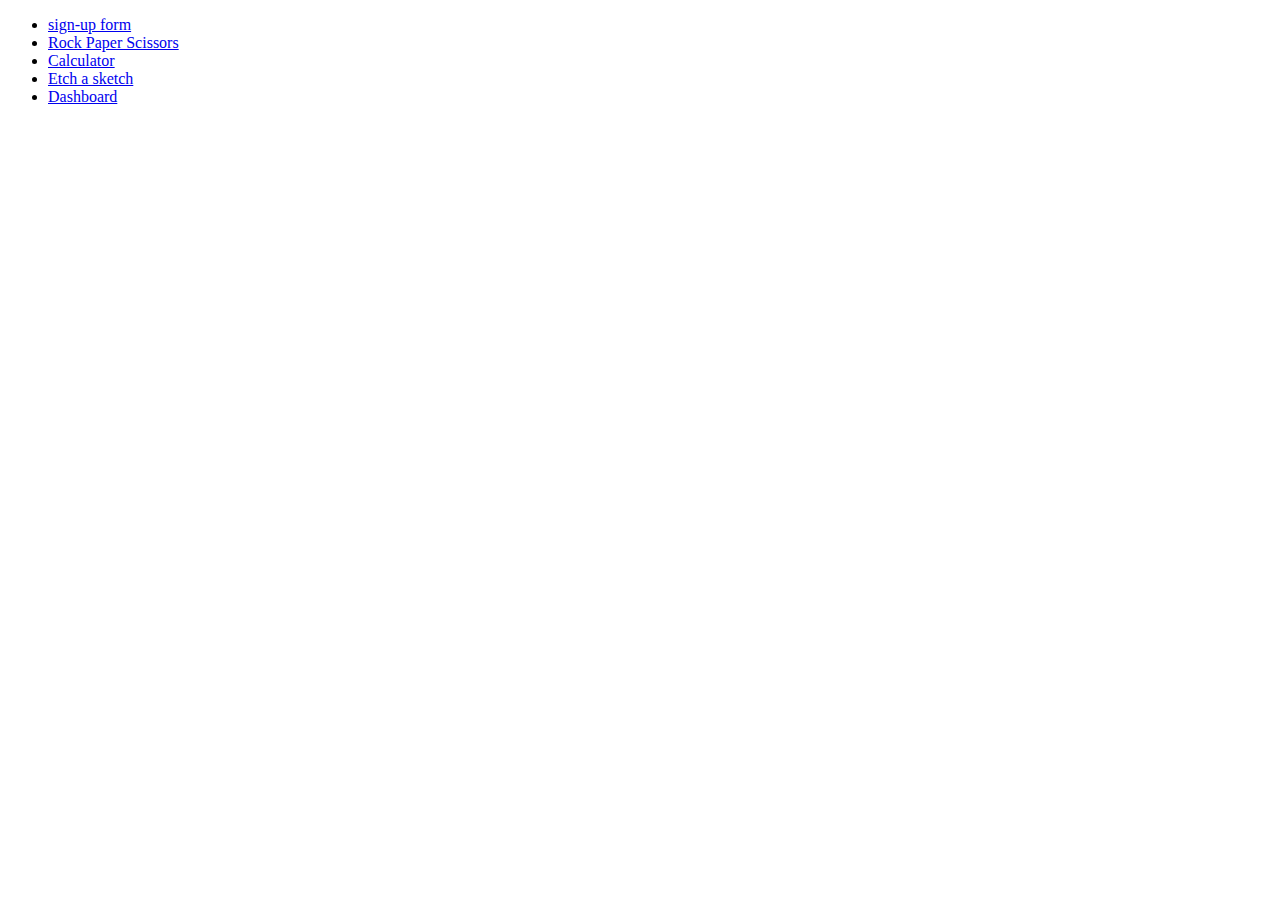
<file: index.html>
<!DOCTYPE html>
<html lang="en">
<head>
    <meta charset="UTF-8">
    <meta name="viewport" content="width=device-width, initial-scale=1.0">
    <title>Mini js projects</title>
</head>
<body>
    <ul>
        <li><a href="sign-up-form/index.html">sign-up form</a></li>
        <li><a href="Rock-Paper-Scissors/index.html">Rock Paper Scissors</a></li>
        <li><a href="calculator/index.html">Calculator</a></li>
        <li><a href="etch-a-sketch/index.html">Etch a sketch</a></li>
        <li><a href="dashboard/index.html">Dashboard</a></li>
    </ul>
</body>
</html>
</file>
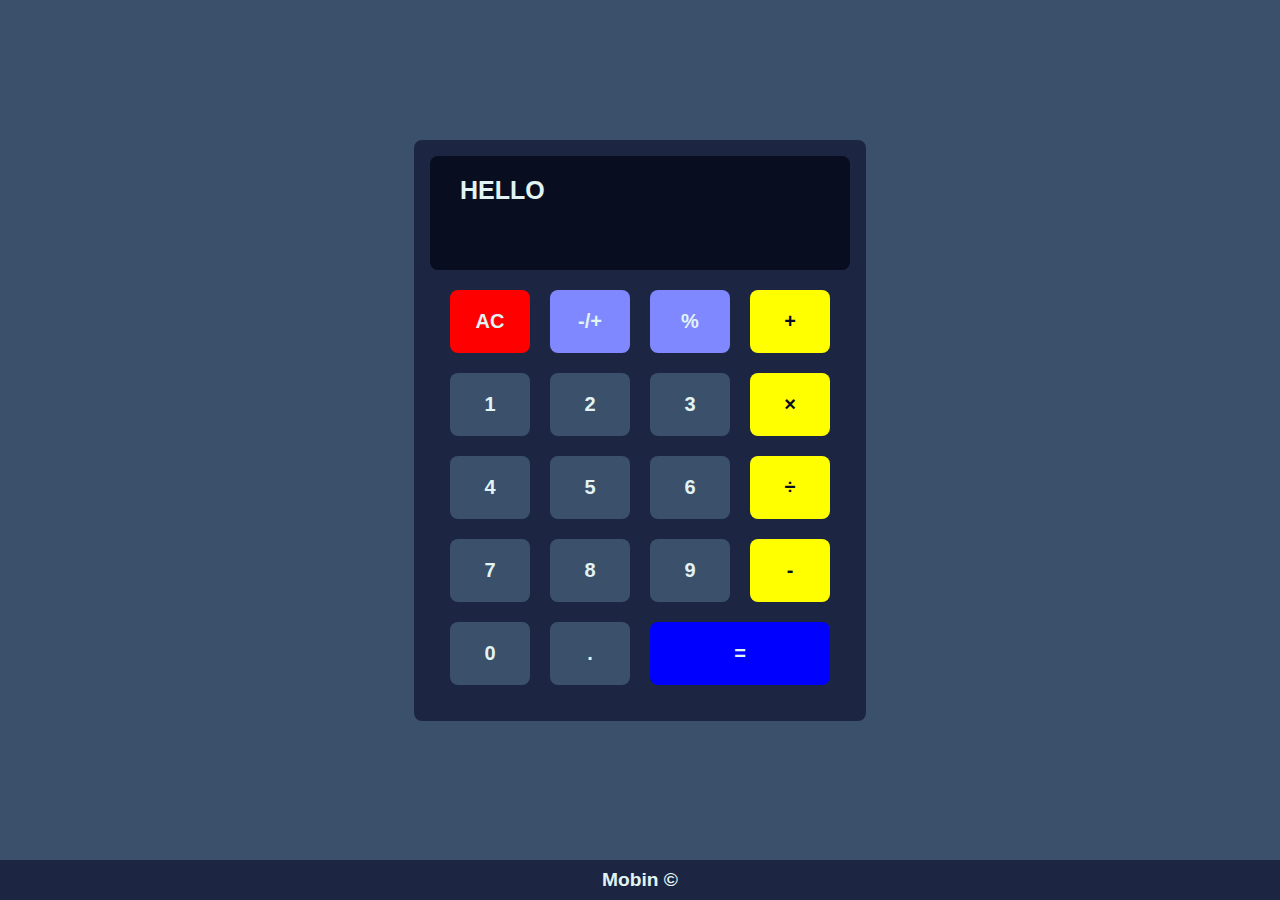
<file: calculator/index.html>
<!DOCTYPE html>
<html lang="en">
<head>
    <meta charset="UTF-8">
    <meta name="viewport" content="width=device-width, initial-scale=1.0">
    <title>Calculator</title>
    <link rel="stylesheet" href="style.css">
    <script src="script.js" defer></script>
</head>
<body>
    <div class="container">
        <div class="calculator">
            <div class="display">
                <div class="main"></div>
                <div class="sub"></div>
            </div>
            <div class="buttons">
                <div class="row row1">
                    <div class="button clear">AC</div>
                    <div class="button negative">-/+</div>
                    <div class="button percent">%</div>
                    <div class="button op +">+</div>
                </div>
                <div class="row row2">
                    <div class="button num">1</div>
                    <div class="button num">2</div>
                    <div class="button num">3</div>
                    <div class="button op *">×</div>
                </div>
                <div class="row row3">
                    <div class="button num">4</div>
                    <div class="button num">5</div>
                    <div class="button num">6</div>
                    <div class="button op /">÷</div>
                </div>
                <div class="row row4">
                    <div class="button num">7</div>
                    <div class="button num">8</div>
                    <div class="button num">9</div>
                    <div class="button op -">-</div>
                </div>
                <div class="row row5">
                    <div class="button num">0</div>
                    <div class="button dot">.</div>
                    <div class="button equal">=</div>
                </div>
            </div>
        </div>
    </div>
    <div class="footer">Mobin &copy</div>
</body>
</html>
</file>
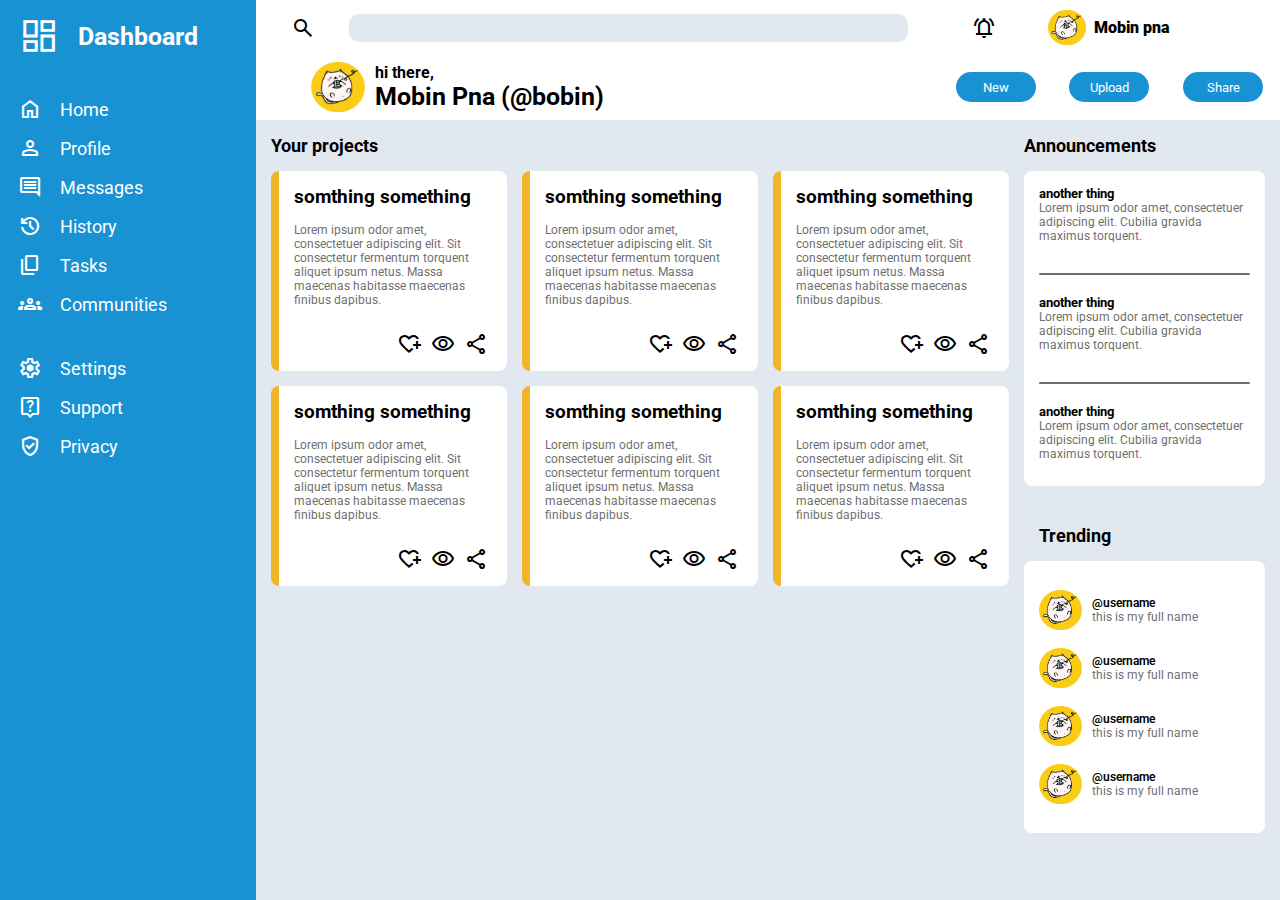
<file: dashboard/index.html>
<!DOCTYPE html>
<html lang="en">
<head>
    <meta charset="UTF-8">
    <meta name="viewport" content="width=device-width, initial-scale=1.0">
    <title>Dashboard</title>
    <link rel="stylesheet" href="style.css">
    <link rel="stylesheet" href="https://fonts.googleapis.com/css2?family=Material+Symbols+Outlined:opsz,wght,FILL,GRAD@24,500,1,0" />
</head>
<body>
    <div class="container">
        <div class="header">
            <div class="first-row">
                <button type="submit" class="material-symbols-outlined search-button" >search</button>
                <input type="text" placeholder="" class="search-input">
                <button type="button" class="material-symbols-outlined notification-button">notifications_active</button>
                <img src="./profile1.png" alt="profile-pic" class="profile-pic">
                <span class="fullname">Mobin pna</span>
            </div>
            <div class="second-row">
                <img src="./profile1.png" alt="profile-pic" class="profile-pic2">
                <span>
                    hi there, <span>Mobin Pna (@bobin)</span>
                </span>
                <button type="button" class="header-button">New</button>
                <button type="button" class="header-button">Upload</button>
                <button type="button" class="header-button">Share</button>
            </div>
        </div>
        <div class="sidebar">
            <span class="title-group"> <span class="material-symbols-outlined">dashboard</span><h2>Dashboard</h2></span>
            <ul>
                <li class="title-group"><span class="material-symbols-outlined">home</span>Home</li>
                <li class="title-group"><span class="material-symbols-outlined">person</span>Profile</li>
                <li class="title-group"><span class="material-symbols-outlined">comment</span>Messages</li>
                <li class="title-group"><span class="material-symbols-outlined">history</span>History</li>
                <li class="title-group"><span class="material-symbols-outlined">content_copy</span>Tasks</li>
                <li class="title-group"><span class="material-symbols-outlined">groups</span>Communities</li>
            </ul>
            <ul>
                <li class="title-group"><span class="material-symbols-outlined">settings</span>Settings</li>
                <li class="title-group"><span class="material-symbols-outlined">live_help</span>Support</li>
                <li class="title-group"><span class="material-symbols-outlined">verified_user</span>Privacy</li>
            </ul>
        </div>
        <div class="main-content">
            <div class="projects">
                <h1 class="title">Your projects</h1>
                <div class="card-holder">
                    <div class="content-card">
                        <h3>somthing something</h3>
                        <p>Lorem ipsum odor amet, consectetuer adipiscing elit.
                             Sit consectetur fermentum torquent aliquet ipsum netus.
                              Massa maecenas habitasse maecenas finibus dapibus.</p>
                              <div class="button-holder">
                                  <button class="material-symbols-outlined card-button">Heart_Plus</button>
                                  <button class="material-symbols-outlined card-button">visibility</button>
                                  <button class="material-symbols-outlined card-button">Share</button>
                              </div>
                    </div>
                    <div class="content-card">
                        <h3>somthing something</h3>
                        <p>Lorem ipsum odor amet, consectetuer adipiscing elit.
                             Sit consectetur fermentum torquent aliquet ipsum netus.
                              Massa maecenas habitasse maecenas finibus dapibus.</p>
                              <div class="button-holder">
                                  <button class="material-symbols-outlined card-button">Heart_Plus</button>
                                  <button class="material-symbols-outlined card-button">visibility</button>
                                  <button class="material-symbols-outlined card-button">Share</button>
                              </div>
                    </div>
                    <div class="content-card">
                        <h3>somthing something</h3>
                        <p>Lorem ipsum odor amet, consectetuer adipiscing elit.
                            Sit consectetur fermentum torquent aliquet ipsum netus.
                            Massa maecenas habitasse maecenas finibus dapibus.</p>
                            <div class="button-holder">
                                <button class="material-symbols-outlined card-button">Heart_Plus</button>
                                <button class="material-symbols-outlined card-button">visibility</button>
                                <button class="material-symbols-outlined card-button">Share</button>
                            </div>
                    </div>
                    <div class="content-card">
                        <h3>somthing something</h3>
                        <p>Lorem ipsum odor amet, consectetuer adipiscing elit.
                            Sit consectetur fermentum torquent aliquet ipsum netus.
                            Massa maecenas habitasse maecenas finibus dapibus.</p>
                            <div class="button-holder">
                                <button class="material-symbols-outlined card-button">Heart_Plus</button>
                                <button class="material-symbols-outlined card-button">visibility</button>
                                <button class="material-symbols-outlined card-button">Share</button>
                            </div>
                    </div>
                    <div class="content-card">
                        <h3>somthing something</h3>
                        <p>Lorem ipsum odor amet, consectetuer adipiscing elit.
                            Sit consectetur fermentum torquent aliquet ipsum netus.
                            Massa maecenas habitasse maecenas finibus dapibus.</p>
                            <div class="button-holder">
                                <button class="material-symbols-outlined card-button">Heart_Plus</button>
                                <button class="material-symbols-outlined card-button">visibility</button>
                                <button class="material-symbols-outlined card-button">Share</button>
                            </div>
                    </div>
                    <div class="content-card">
                        <h3>somthing something</h3>
                        <p>Lorem ipsum odor amet, consectetuer adipiscing elit.
                            Sit consectetur fermentum torquent aliquet ipsum netus.
                            Massa maecenas habitasse maecenas finibus dapibus.</p>
                            <div class="button-holder">
                                <button class="material-symbols-outlined card-button">Heart_Plus</button>
                                <button class="material-symbols-outlined card-button">visibility</button>
                                <button class="material-symbols-outlined card-button">Share</button>
                            </div>
                    </div>
                </div>
            </div>
            <div class="announcements">
                <h1 class="title">Announcements</h1>
                <div>
                    <div>
                        <h5>another thing</h5>
                        <p>Lorem ipsum odor amet, consectetuer adipiscing elit. 
                            Cubilia gravida maximus torquent.</p>
                    </div>
                    <div class="divider"></div>
                    <div>
                        <h5>another thing</h5>
                        <p>Lorem ipsum odor amet, consectetuer adipiscing elit. 
                            Cubilia gravida maximus torquent.</p>
                    </div>
                    <div class="divider"></div>
                    <div>
                        <h5>another thing</h5>
                        <p>Lorem ipsum odor amet, consectetuer adipiscing elit. 
                            Cubilia gravida maximus torquent.</p>
                    </div>
                </div>
            </div>
            <div class="trending">
                <h1 class="title">Trending</h1>
                <div>
                    <div class="card">
                        <img src="./profile1.png" alt="Profile">
                        <h4>@username</h4>
                        <p>this is my full name</p>
                    </div>
                    <div class="card">
                        <img src="./profile1.png" alt="Profile">
                        <h4>@username</h4>
                        <p>this is my full name</p>
                    </div>
                    <div class="card">
                        <img src="./profile1.png" alt="Profile">
                        <h4>@username</h4>
                        <p>this is my full name</p>
                    </div>
                    <div class="card">
                        <img src="./profile1.png" alt="Profile">
                        <h4>@username</h4>
                        <p>this is my full name</p>
                    </div>
                </div>
            </div>
        </div>
    </div>
</body>
</html>
</file>
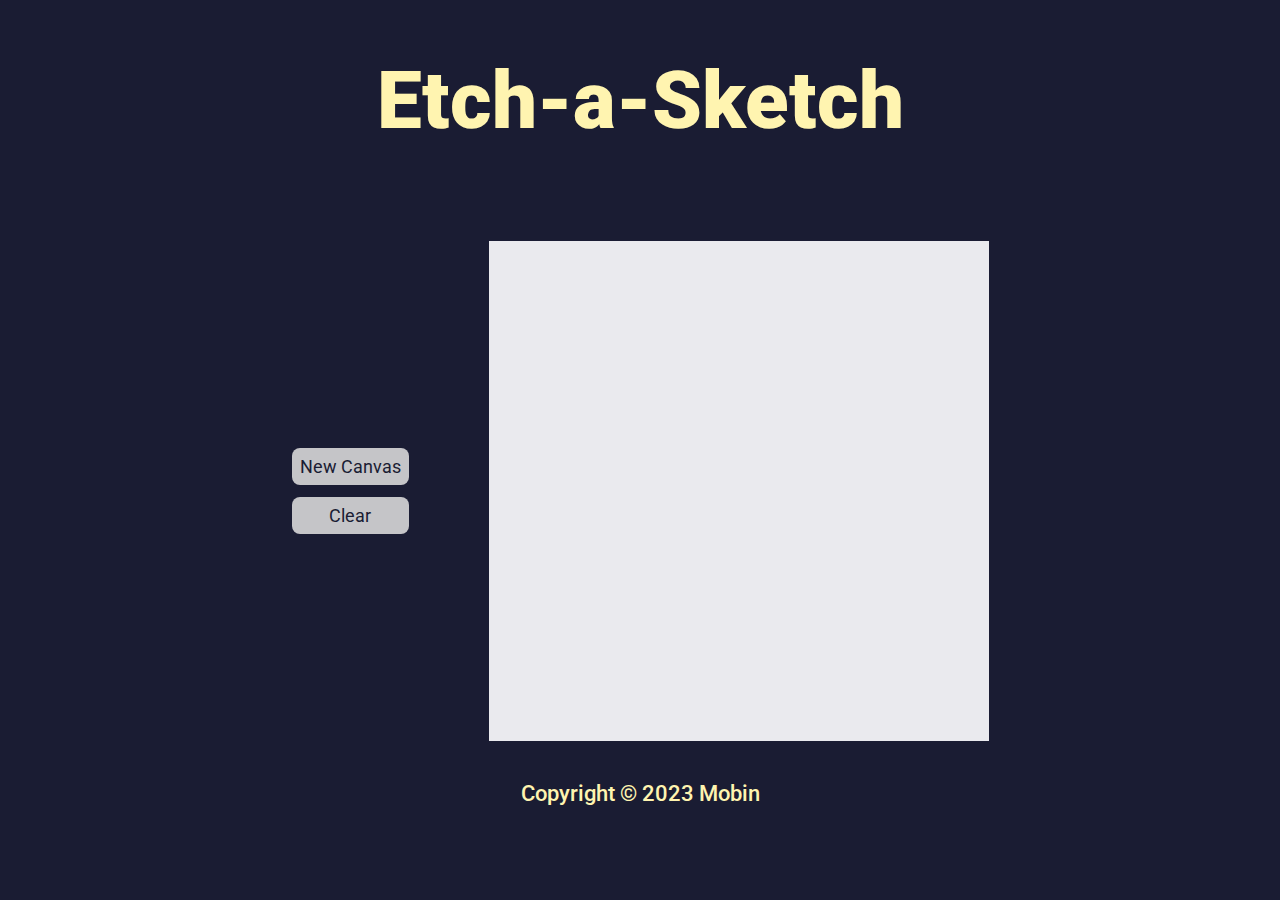
<file: etch-a-sketch/index.html>
<!DOCTYPE html>
<html lang="en">
<head>
    <meta charset="UTF-8">
    <meta name="viewport" content="width=device-width, initial-scale=1.0">
    <title>Etch-a-Sketch</title>
    <link rel="stylesheet" href="style.css">
    <script src="script.js" defer></script>
</head>
<body>
    <h1>Etch-a-Sketch</h1>
    <div class="container">
        <div class="sideBar">
            <button class="new">New Canvas</button>
            <button class="clear">Clear</button>
        </div>
        <div class="canvasContainer"></div>
    </div>
    <div class="footer">Copyright © 2023 Mobin</div>
</body>
</html>
</file>
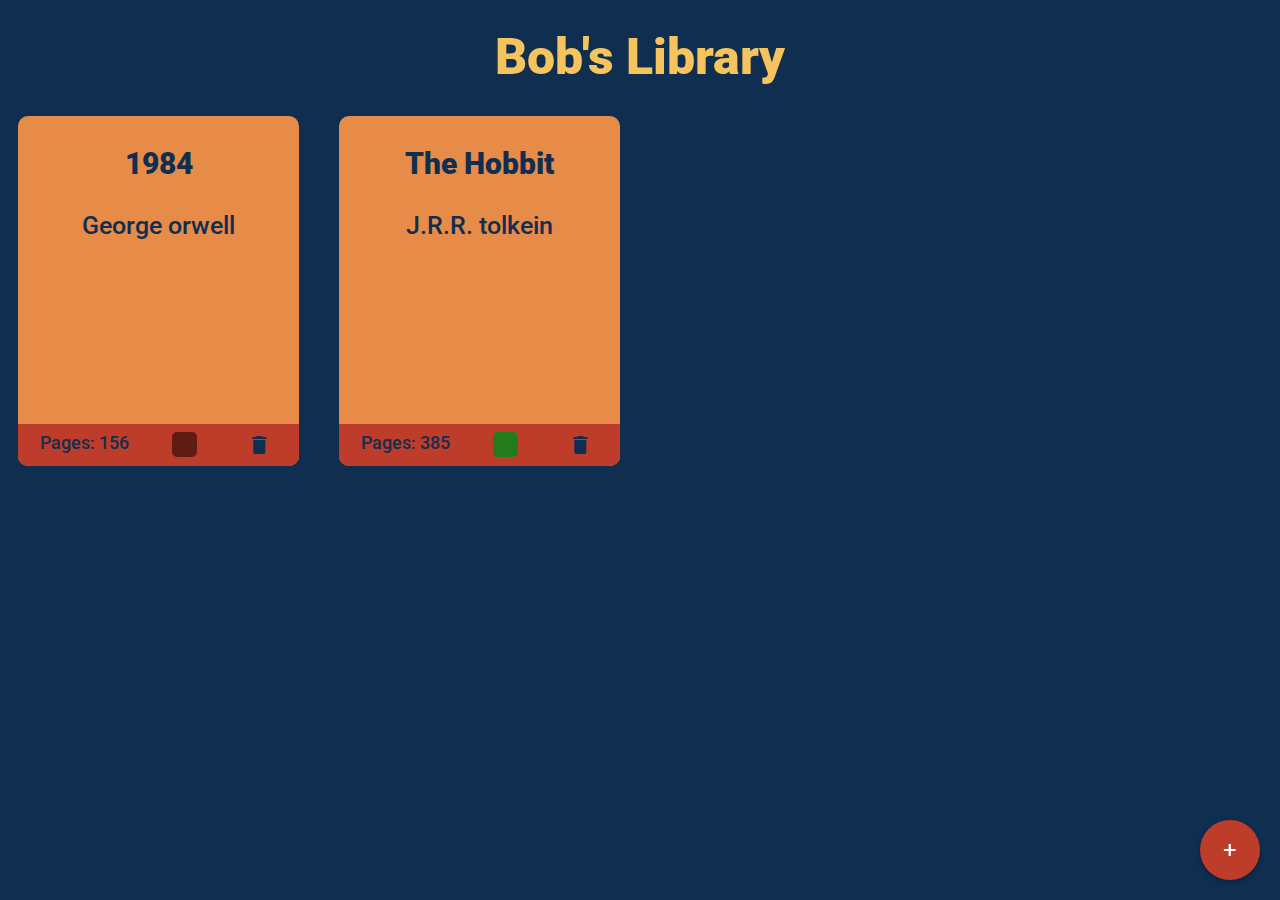
<file: library/index.html>
<!DOCTYPE html>
<html lang="en">
<head>
    <meta charset="UTF-8">
    <meta name="viewport" content="width=device-width, initial-scale=1.0">
    <title>Library</title>
    <link rel="stylesheet" href="style.css">
    <link href="https://fonts.googleapis.com/icon?family=Material+Icons" rel="stylesheet">
    <script src="script.js" defer></script>
</head>
<body>
    <div id="container">
        <div class="header">
            Bob's Library
        </div>
        <!-- <div class="card">
            <div class="cover">
                <p class="title">hobbit</p>
                <p class="author">author</p>
            </div>
            <div class="info">
                pages read
            </div> -->
            <button class="floating-btn" id="fab">
                <span class="fab-icon">+</span>
            </button>
        </div>
        <div class="form-popup" id="form-popup">
            <div class="form-container">
                <button class="close">
                    X
                </button>
                <h2 class="form-header">Add your book</h2>
                <form id="form" action="submit">
                    <div class="form-pair">
                        <label for="name">name</label>
                        <input type="text" name="name" id="name" required>
                    </div>
                    <div class="form-pair">
                        <label for="author">author</label>
                        <input type="text" name="author" id="author" required>
                    </div>
                    <div class="form-pair">
                        <label for="pages">pages</label>
                        <input type="number" name="pages" id="pages" required>
                    </div>
                    <div class="form-pair">
                        <label for="read">read </label>
                        <input class="checkbox" type="checkbox" name="read" id="read">
                    </div>
                    <button class="submit" type="submit" id="submit">submit</button>
                </form>
            </div>
        </div>
    </div>
</body>
</html>
</file>
<file: calculator/style.css>
body {
    font-family: sans-serif;
    background-color: #3A506B;
    color: #E1F4F3;
    box-sizing: border-box;
    margin:0px ;
    min-height: 100vh;
    display: flex;
    flex-direction: column;
}

.container {
    display: flex;
    justify-content: center;
    align-items: center;
    padding: 130px 0px ;
    flex-grow: 1;
}
.calculator {
    display: flex;
    flex-direction: column;
    background-color: #1c2541;
    padding: 16px;
    border-radius: 8px;
}

.display {
    background-color: #080E20;
    padding: 20px;
    padding-left: 30px;
    border-radius:8px ;
    font-size: 25px;
    font-weight: 700;
}

.sub {
    height: 10px;
    margin-top: 25px;
    margin-bottom: 10px;
    color:#c9dbdc ;
    font-size: 18px;
    font-weight: 300;

}

.buttons {
    display: flex;
    flex-direction: column;
    padding: 10px;
}

.row {
    display: flex;
    justify-content: space-between;
    align-items: center;
}

.button {
    display: flex;
    justify-content: center;
    background-color: #3A506B;
    border-radius: 8px;;
    padding:20px 40px;
    margin: 10px;
    font-size: 20px;
    font-weight: 800;
    width: 0px;
}
.equal {
    flex-grow: 1;
    background-color: blue;
}

.row4 .op,
.row3 .op,
.row2 .op,
.row1 .op {
    color: #080E20;
    background-color: yellow;
}

.row1 .clear {
    background-color: red;
}

.row1 div {
    background-color: rgb(127, 136, 255);
}

.footer {
    display: flex;
    justify-content: center;
    align-items: center;
    background-color: #1c2541;
    height: 40px;
    font-weight: 900;
    font-size: larger;
}

.button:hover {
    scale: 1.1;
    transition: 0.1s;
}

.button:active {
    scale: 0.9;
}
</file>
<file: dashboard/style.css>
@import url('https://fonts.googleapis.com/css2?family=Roboto:wdth,wght@75..100,100..900&display=swap');

:root {
    --text-secondary: #6f6f6f;
    --primary-color: #1992d4;
    --secondary-color: #f0b429;
    --background-color: #e2e8f0;
    --foreground-color: #ffffff;
    /*font size*/
    --size-1: 25px; 
    --size-2: 18px;
    --size-3: 12px;
}
* {
    margin: 0;
    padding: 0;
    /* border: 1px solid red; */
    font-family: Roboto, sans-serif;
    /* font-variation-settings: 'FILL' 1, 'wght' 700, 'GRAD' 0, 'opsz' 48; */
}

.container {
    height: 100vh;
    display: grid;
    grid-template-columns: minmax(230px ,1fr) 4fr;
    grid-template-rows: 120px 3fr;
}

.header {
    height: 100px;
    display: grid;
    grid-template-rows: 1fr 1fr;
}

.first-row, .second-row {
    display: grid;
    grid-auto-flow: column;
    align-items: center;
}
.first-row {
    grid-row-start: 1 ;
    grid-template-columns: 1fr 6fr 1fr 1fr 2fr;
    justify-items: center;
    margin-bottom: 12px;
    padding-top: 10px;
}

.search-button {
    /* grid-area: search; */
    background-color: var(--foreground-color);
    border: 0px;
    padding: 5px;
    border-radius: 50%;
}

.search-button:hover {
    background-color: var(--background-color);
}

.search-input {
    /* grid-area: area; */
    justify-self: start;
    background-color: var(--background-color);
    height: 28px;
    width:100% ;
    border: 0px;
    border-radius: 10px;
}

.search-input:hover {
    border: 1px solid #000000;
}

.notification-button {
    /* grid-area: notif; */
    justify-self: end;
    border: 0px;
    background-color: var(--foreground-color);
    border-radius: 50%;
    padding: 5px;
}

.notification-button:hover {
    background-color: var(--background-color);
}

.profile-pic {
    /* grid-area: pic; */
    height: 35px;
    justify-self: end;
    margin-right:8px ;
}

.fullname {
    /* grid-area: fullname; */
    justify-self: start;
    font-weight: 900;
}

.second-row {
    grid-row-start: 2;
    grid-template-columns: 1fr 5fr 1fr 1fr 1fr;
}

.profile-pic2 {
    height: 50px;
    padding: 5px;
    justify-self: end;
}

.header-button {
    justify-self: center;
    background-color: var(--primary-color);
    color: var(--foreground-color);
    margin: 15px;
    width: 80px;
    height: 30px;
    border: 0px;
    border-radius: 15px;
}

.header-button:hover {
    background-color: #00008b;
}

.header-button:active {
    background-color: black;
}

.second-row > span {
    padding: 5px;
    font-weight: 700;
}
.second-row > span > span {
    display: block;
    font-size: var(--size-1);
    font-weight: 700;
}


.sidebar {
    background-color: var(--primary-color);
    color: #ffffff;
    grid-area: 1 / 1 / 3 / 2;
}

.title-group {
    display: grid;
    grid-auto-flow: column;
    justify-content:start;
    align-items: center;
    gap: 18px;
    margin: 15px 15px 0px 18px;
}

.sidebar > span > span {
    font-size: 42px;
}

.sidebar > span > h2 {
    display: inline;
    font-size: var(--size-1);
}

ul {
    list-style: none;
    margin-top: 40px;
    font-size: var(--size-2);

}

.main-content {
    display: grid;
    grid: 1fr 1fr / minmax(400px, 9fr) 3fr;
    background-color: var(--background-color);
}

.title {
    font-size: var(--size-2);
    margin: 15px;
}

.projects {
    grid-area : 1 / 1 / 3 /2;

}

.card-holder {
    margin: 15px;
    display: grid;
    overflow: auto;
    grid: 1fr / repeat(auto-fit, minmax(200px,1fr));
    gap: 15px;
}

.content-card {
    background-color: var(--foreground-color);
    padding: 15px;
    border-left: 8px solid var(--secondary-color);
    border-radius: 8px;
}

.content-card > p {
    font-size: var(--size-3);
    color: var(--text-secondary);
    font-weight: 400;
    margin-top: 15px;
}

.button-holder {
    display: grid;
    grid-auto-flow: column;
    margin-left: 100px;
    margin-top:15px;
}

.card-button {
    background-color: var(--foreground-color);
    border: 0px;

}

.card-button:hover {
    color: var(--secondary-color);
}

.announcements > .title {
    margin-left: 0px;
}

.announcements > div {
    display: grid;
    background-color: var(--foreground-color);
    padding: 15px;
    border-radius: 8px;
    margin-right: 15px;
}

.announcements > div > div > p {
    font-size: var(--size-3);
    color: var(--text-secondary);
}

.divider {
    border-top: 2px solid var(--text-secondary);
    margin: 20px 0px;
    border-radius: 50px;
}

.trending > div{
    background-color: var(--foreground-color);
    padding: 15px;
    border-radius: 8px;
    margin-right: 15px;
    margin-bottom: 20px;
}

.card {
    display: grid;
    grid: 1fr 1fr / 1fr 5fr;
    align-items: center;
    gap: 0px;
    margin: 10px 0px;
}

.trending > div > div > img {
    height: 40px;
    grid-area: 1 / 1 / 3 / 2;
    margin-right: 10px;
}

div > h4 {
    font-size: var(--size-3);
    font-weight: 600;
    padding-top: 10px;
}

div > p {
    font-size: var(--size-3);
    font-weight: 400;
    color: var(--text-secondary);
    padding-bottom:10px;
}
</file>
<file: etch-a-sketch/style.css>
@import url('https://fonts.googleapis.com/css2?family=Roboto:ital,wght@0,100;0,300;0,400;0,500;0,700;0,900;1,100;1,300;1,400;1,500;1,700;1,900&display=swap');
*{
    font-family: 'Roboto', sans-serif;
    color: #fff4b0;
    background-color: #1a1c33;
}

h1 {
    text-align: center;
    font-size: 80px;
    font-weight: 900;
}

.container {
    display: flex;
    justify-content:center;
    align-items: center;
    gap: 80px;
    padding: 40px;
}

.sideBar {
    display: flex;
    flex-direction: column;
    gap : 12px;
}

button {
    font-size: 18px;
    padding: 8px;
    border: 0px;
    background-color:#c5c5c8 ;
    color:#1a1c33;
    border-radius: 8px ;
}

.canvasContainer {
    width: 500px;
    height: 500px;
    display: flex;
    flex-direction: column;
}

.rowContainer{
    display: flex;
    flex: auto;
}

.canvasTile {
    background-color: #eaeaee;
    flex: 1 1 auto;
}

.footer {
    display: flex;
    justify-content: center;
    margin-bottom: 20px;
    font-size: 22px;
    font-weight: 500;
}
</file>
<file: library/style.css>
@import url('https://fonts.googleapis.com/css2?family=Roboto:ital,wdth,wght@0,75..100,100..900;1,75..100,100..900&display=swap');

:root {
    --main-color: #F5C45E;
    --background-color :#102E50;
    --white : #ffffff;
    --black : #000000;
    --some: #E78B48;
    --asome: #BE3D2A;
    --not-read: #5e1c12;
    --read: #237c1b;
}

* {
    font-family: 'roboto', sans-serif;
    transition: all 0.2s ease;
}
html {
    background-color: var(--background-color);
}
#container {
    margin-bottom: 20px;
    height: auto;
    display: grid;
    grid-auto-flow: column;
    grid: auto 1fr / repeat(auto-fill, minmax(300px, 1fr));
    gap : 20px;
}

.header {
    grid-area: 1/1/2/-1 ;
    color: var(--main-color);
    display: flex;
    justify-content: center;
    font-weight: 900;
    font-size: 50px;
    margin-top: 20px;
}

.card {
    height: 350px;
    margin: 10px;
    color: var(--background-color);
    background-color: var(--some);
    display: flex;
    flex-direction: column;
    justify-content: space-between;
    align-items:  center;
    border-radius: 10px;
}

.card > * {
    text-align: center;
}

.cover, .info {
    width: 100%;
}
.cover {
    height: 100%;
}

.title {
    font-size: 30px;
    font-weight: 900;
}

.author {
    font-size: 25px;
    font-weight: 500;
}

.info {
    padding: 8px 0px;
    display: flex;
    justify-content: space-around;
    background-color: var(--asome);
    border-radius: 0px 0px 10px 10px;
}

.pages {
    font-size: 18px;
    font-weight: 500;
}

.read, .remove-btn {
    cursor:pointer;
    border: none;
    border-radius: 5px;
}

.read {
    font-size: 18px;
    font-weight: 500;
    width: 25px;
    height: 25px;
}

.read:hover, .remove-btn:hover {
    background-color: var(--some);
}

.remove-btn {
    border: none;
    background-color: var(--asome);
    color: var(--background-color);
}

.remove-btn:hover {
    background-color: var(--main-color);
}

.floating-btn {
    position: fixed;
    bottom: 20px;
    right: 20px;
    width: 60px;
    height: 60px;
    border-radius: 50%;
    background-color: var(--asome);
    color: white;
    border: none;
    box-shadow: 0 2px 5px rgba(0,0,0,0.3);
    cursor: pointer;
    display: flex;
    align-items: center;
    justify-content: center;
    font-size: 24px;
    transition: all 0.3s ease;
    z-index: 1000;
  }
  
.floating-btn:hover {
    background-color: #3367d6;
    transform: scale(1.1);
    box-shadow: 0 4px 8px rgba(0,0,0,0.3);
  }
  
#form-popup {
    position: fixed;
    top: 0;
    left: 0;
    right: 0;
    bottom: 0;
    background: rgba(0, 0, 0, 0.7);
    display: flex;
    justify-content: center;
    align-items: center;
    z-index: 1000;
    opacity: 0;
    transition: all 0.3s ease;
    visibility: hidden;
}


#form-popup.active {
    opacity: 1;
    visibility: visible;
}

.form-container {
    display: flex;
    flex-direction: column;
    color: var(--background-color);
    background-color: var(--some);
    padding: 20px;
    border-radius: 8px;
}

.form-header {
    font-size: 30px;
    font-weight: 900;
    text-align: center;
}

.close {
    cursor: pointer;
    align-self: flex-end;
    border: none;
    background-color: var(--some);
    color: var(--asome);
    font-size: 30px;
    font-weight: 900;
    border-radius: 8px;
}

.close:hover {
    background-color: var(--main-color);
}

.form-pair {
    font-size: 20px;
    font-weight: 600;
    display: flex;
    gap: 12px;
    justify-content: space-between;
    padding:6px 0px;
}

input {
    padding: 0px 10px;
    border: none;
    background-color: var(--background-color);
    color: var(--main-color);
    font-size: 16px;
    font-weight: 700;
    height: 28px;
    border-radius: 6px;
}

.checkbox {
    appearance: none;
    width: 25px;
    height: 25px;
    cursor: pointer;
    background-color: var(--not-read);
    justify-self: center;
    align-self: center;
}

.checkbox:checked {
    background-color: var(--read);
    position: relative;
  }

#form {
    display: flex;
    flex-direction: column;
}

.submit {
    background-color: var(--asome);
    border: none;
    padding:8px 20px;
    border-radius: 6px;
    cursor: pointer;
    align-self: flex-end;
}
</file>
